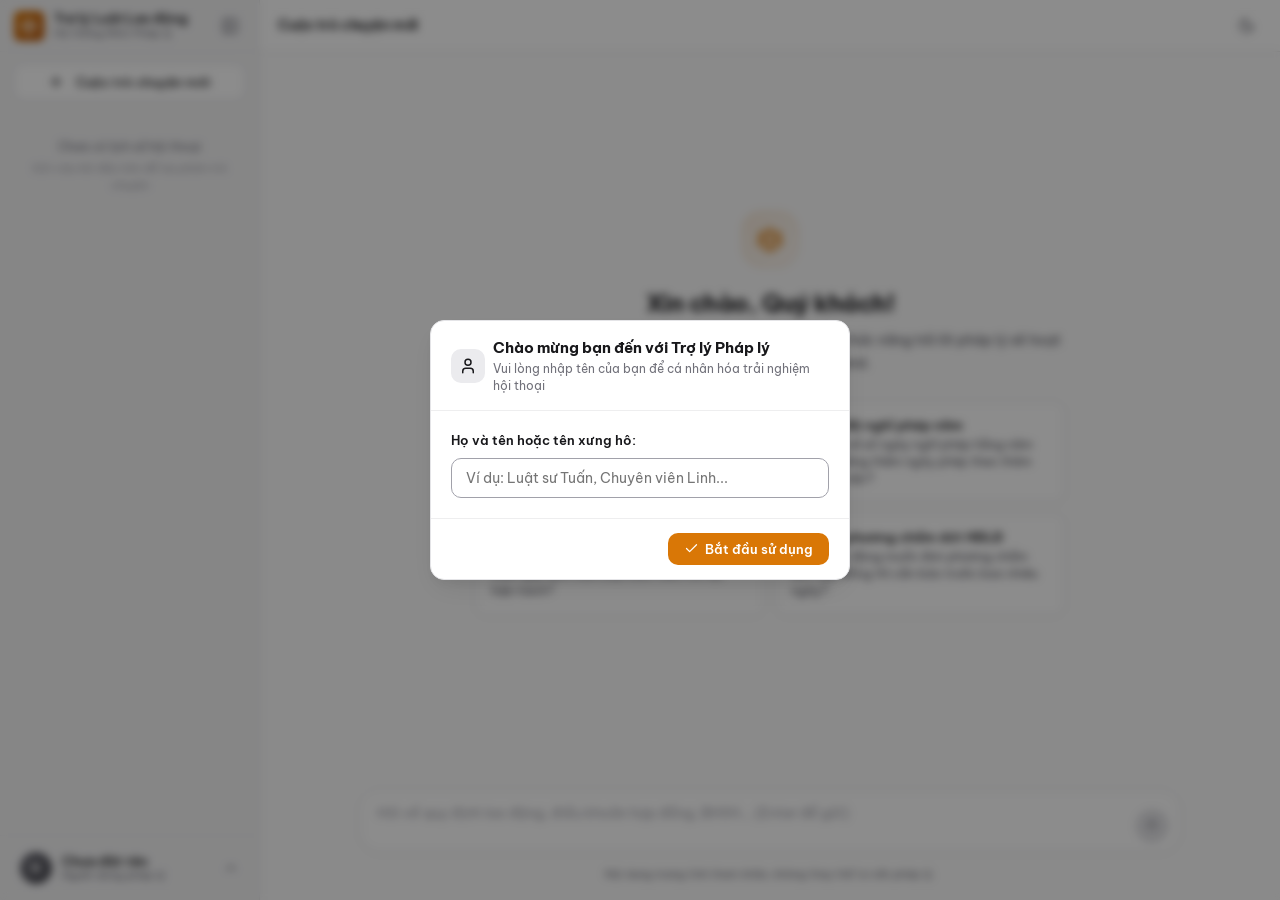
<file: fe/index.html>
<!doctype html>
<html lang="vi">
  <head>
    <meta charset="UTF-8" />
    <link rel="icon" type="image/svg+xml" href="data:image/svg+xml,<svg xmlns='http://www.w3.org/2000/svg' viewBox='0 0 24 24' fill='none' stroke='%23d97706' stroke-width='2' stroke-linecap='round' stroke-linejoin='round'><path d='m16 16 3-8 3 8c-.87.65-1.92 1-3 1s-2.13-.35-3-1Z'/><path d='m2 16 3-8 3 8c-.87.65-1.92 1-3 1s-2.13-.35-3-1Z'/><path d='M7 21h10'/><path d='M12 3v18'/><path d='M3 7h2c2 0 5-1 7-2 2 1 5 2 7 2h2'/></svg>" />
    <meta name="viewport" content="width=device-width, initial-scale=1.0, maximum-scale=1.0, user-scalable=no" />
    <title>Trợ lý Luật Lao động - Hệ thống hỏi đáp pháp lý RAG</title>
    <meta name="description" content="Trợ lý AI hỗ trợ tra cứu, giải đáp thắc mắc và soạn thảo văn bản pháp lý về luật lao động Việt Nam" />
    <!-- Google Fonts: Be Vietnam Pro -->
    <link rel="preconnect" href="https://fonts.googleapis.com" />
    <link rel="preconnect" href="https://fonts.gstatic.com" crossorigin />
    <link href="https://fonts.googleapis.com/css2?family=Be+Vietnam+Pro:ital,wght@0,300;0,400;0,500;0,600;0,700;1,400&family=JetBrains+Mono:wght@400;500&display=swap" rel="stylesheet" />
    <script type="module" crossorigin src="./assets/index-NnXeMevB.js"></script>
    <link rel="stylesheet" crossorigin href="./assets/index-Cxc6h3Hv.css">
  </head>
  <body>
    <div id="root"></div>
  </body>
</html>
</file>
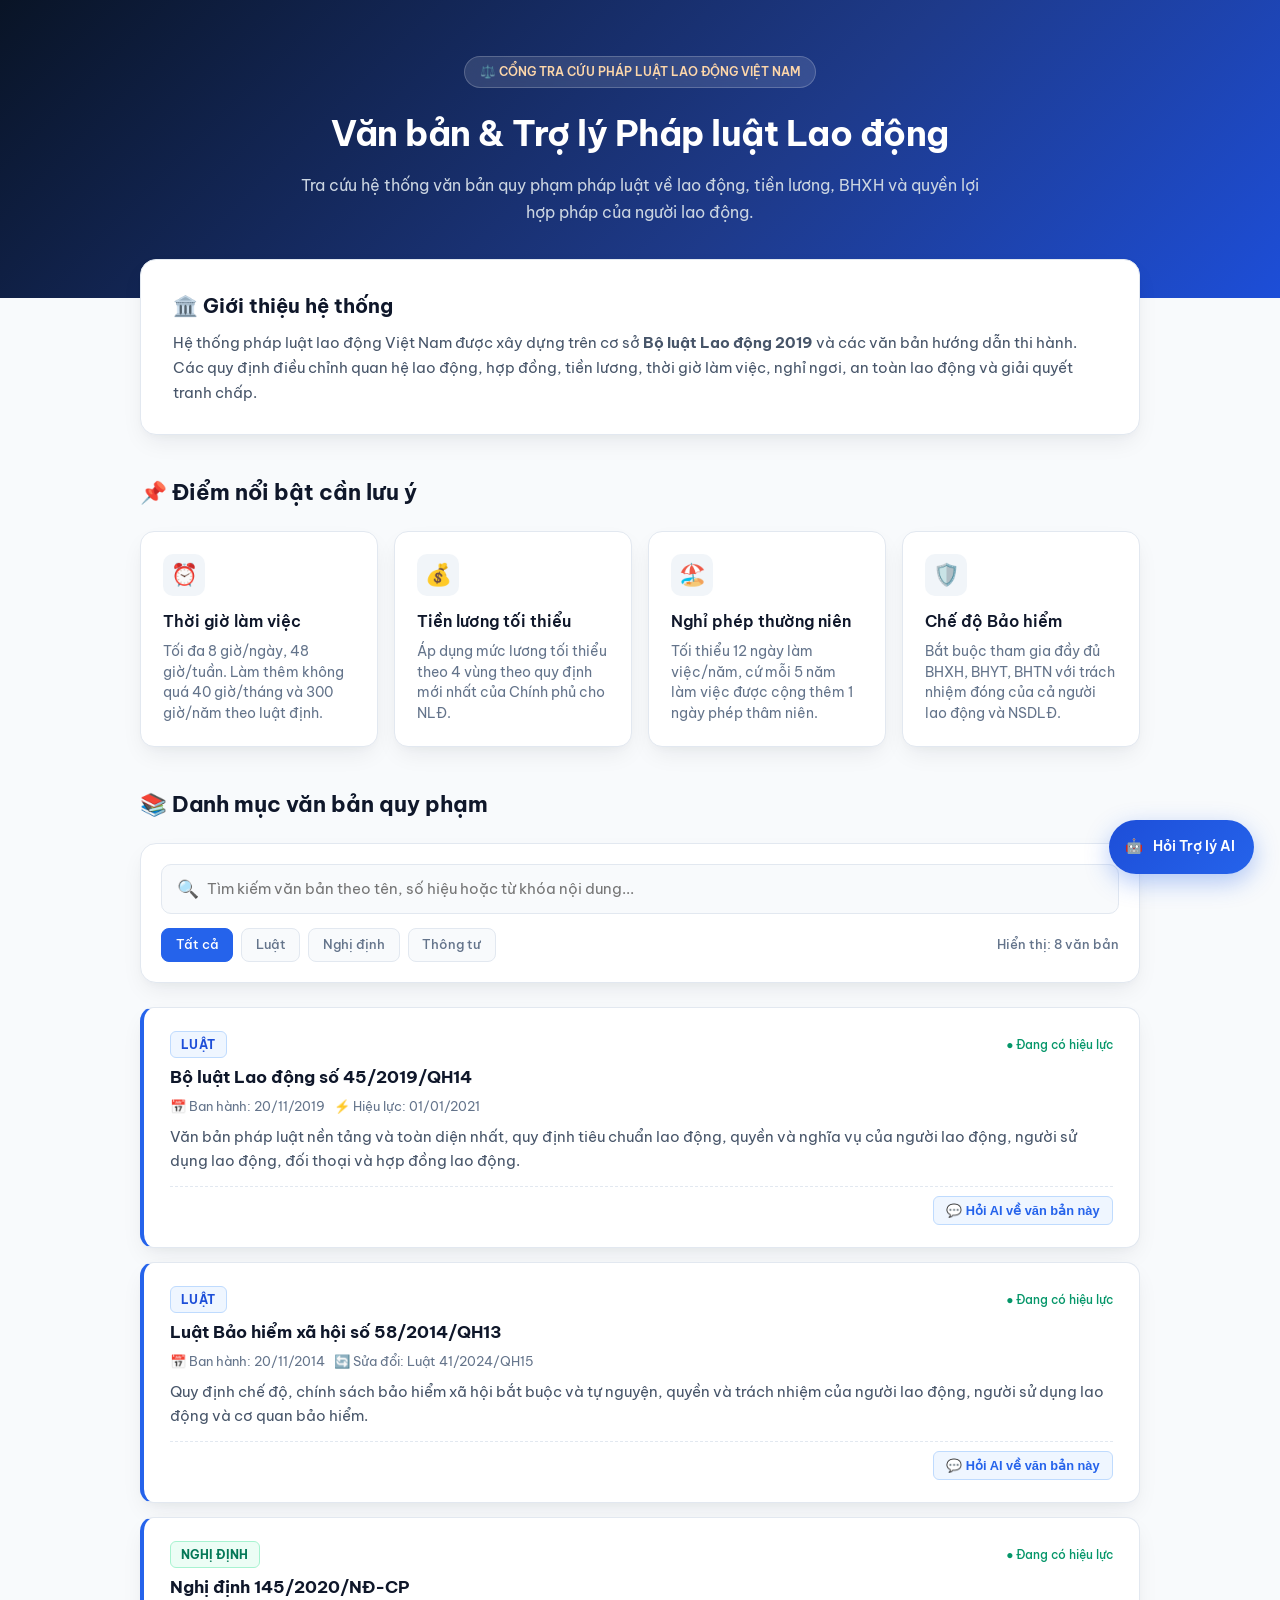
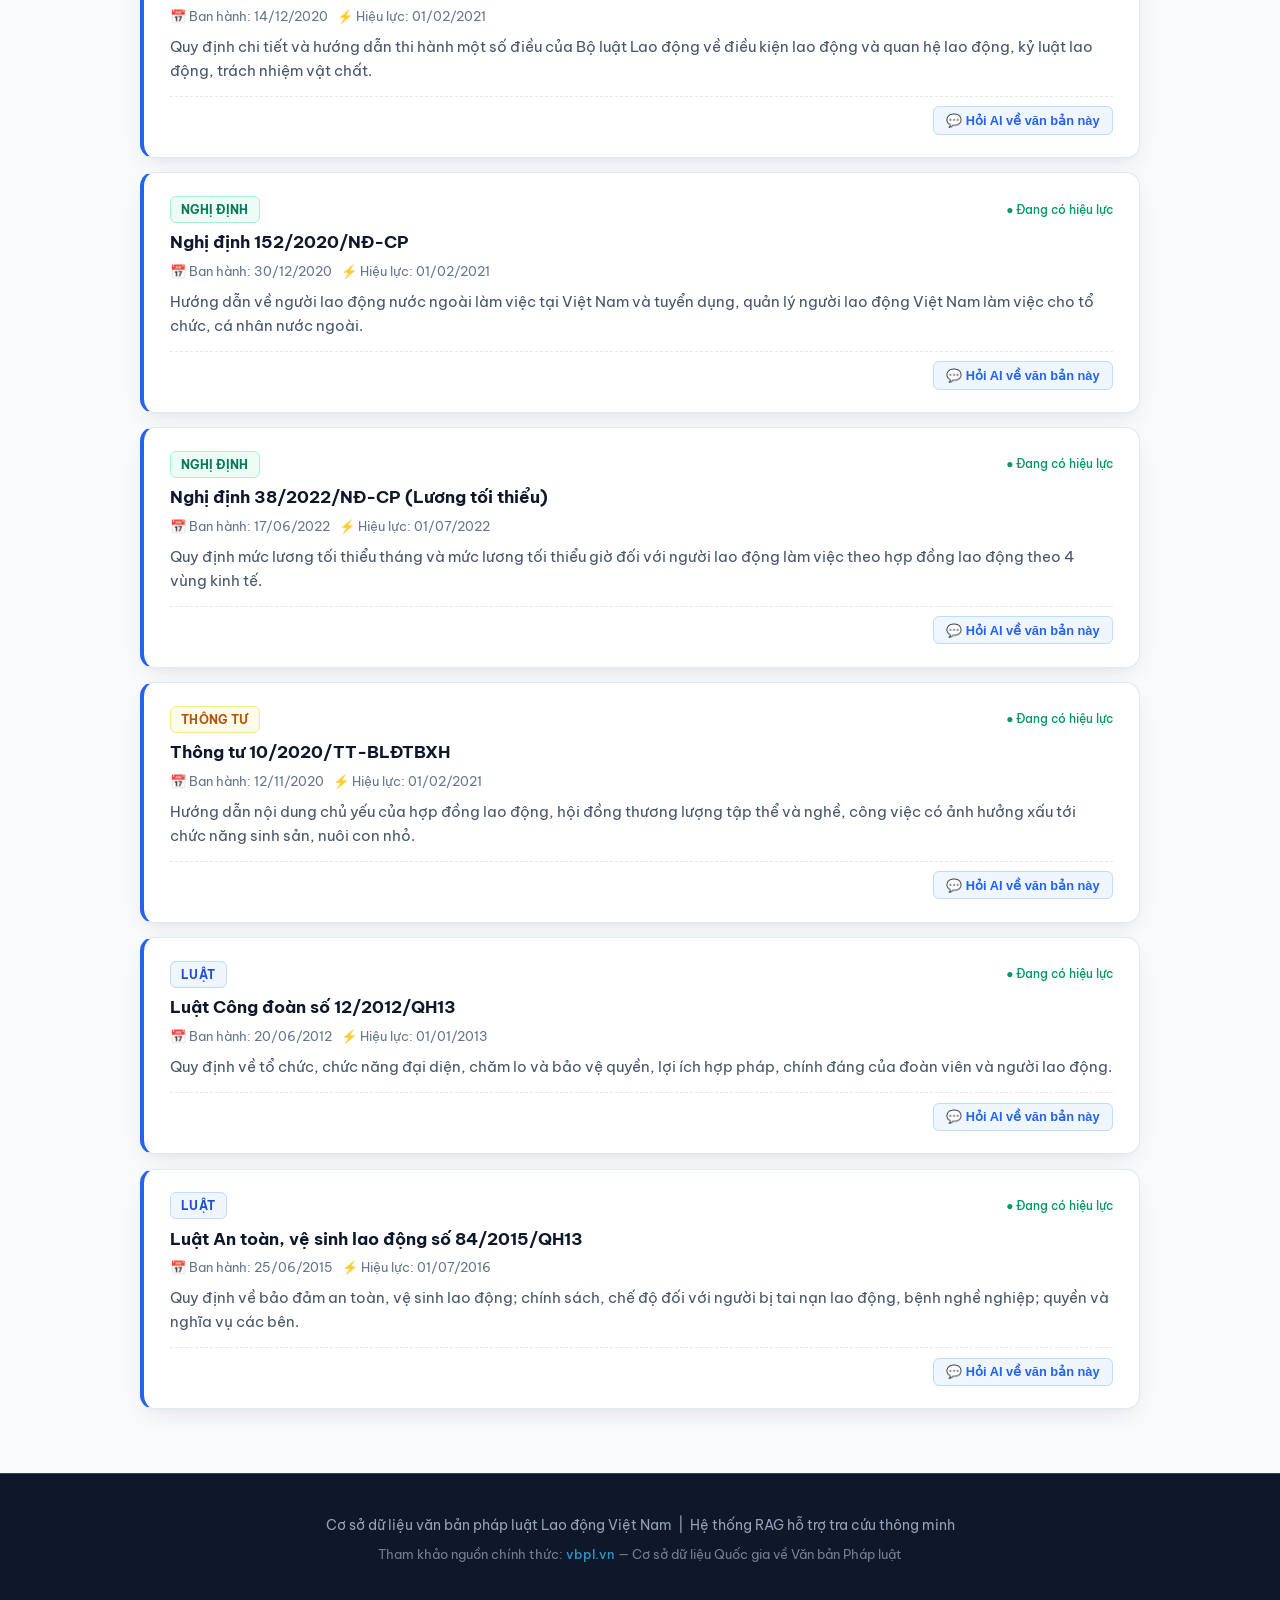
<file: index0.html>
<!doctype html>
<html lang="vi">
<head>
<meta charset="UTF-8"><meta name="viewport" content="width=device-width, initial-scale=1.0">
<title>Văn bản & Trợ lý Pháp luật Lao động</title>
<link rel="preconnect" href="https://fonts.googleapis.com"><link rel="preconnect" href="https://fonts.gstatic.com" crossorigin>
<link href="https://fonts.googleapis.com/css2?family=Be+Vietnam+Pro:wght@400;500;600;700&display=swap" rel="stylesheet">
<style>
:root{--p:#0f172a;--b:#2563eb;--b-lt:#eff6ff;--gold:#d97706;--bg:#f8fafc;--card:#fff;--text:#1e293b;--muted:#64748b;--border:#e2e8f0;--sh:0 10px 25px -5px rgba(15,23,42,.08),0 4px 10px -4px rgba(15,23,42,.04);--sh-lg:0 20px 35px -10px rgba(15,23,42,.15)}
*{margin:0;padding:0;box-sizing:border-box}
body{font-family:'Be Vietnam Pro',sans-serif;background:var(--bg);color:var(--text);line-height:1.65;font-size:15px}
header{background:linear-gradient(135deg,#091426 0%,#1e3a8a 60%,#1d4ed8 100%);color:#fff;padding:3.5rem 1.5rem 4.5rem;text-align:center;position:relative}
.badge-pill{display:inline-flex;align-items:center;gap:.4rem;padding:.3rem .9rem;background:rgba(255,255,255,.12);backdrop-filter:blur(8px);border:1px solid rgba(255,255,255,.2);border-radius:999px;font-size:.78rem;font-weight:600;margin-bottom:1rem;color:#fed7aa}
header h1{font-size:2.2rem;font-weight:700;margin-bottom:.6rem;letter-spacing:-.5px}
header p{font-size:1.02rem;color:#cbd5e1;max-width:680px;margin:0 auto}
.container{max-width:1040px;margin:0 auto;padding:0 1.25rem}
.intro{background:var(--card);border-radius:16px;padding:1.8rem 2rem;margin-top:-2.4rem;box-shadow:var(--sh);border:1px solid var(--border);position:relative;z-index:10}
.intro h2{color:var(--p);font-size:1.25rem;font-weight:700;margin-bottom:.5rem;display:flex;align-items:center;gap:.5rem}
.intro p{color:#475569;font-size:.95rem}
section{margin:2.5rem 0}
.sec-title{color:var(--p);font-size:1.35rem;font-weight:700;margin-bottom:1.25rem;display:flex;align-items:center;gap:.6rem}
.highlights{display:grid;grid-template-columns:repeat(auto-fit,minmax(230px,1fr));gap:1rem}
.hl-card{background:var(--card);border-radius:14px;padding:1.4rem;box-shadow:var(--sh);border:1px solid var(--border);transition:all .25s ease;display:flex;flex-direction:column;gap:.4rem}
.hl-card:hover{transform:translateY(-3px);box-shadow:var(--sh-lg);border-color:#cbd5e1}
.hl-icon{width:42px;height:42px;border-radius:10px;display:flex;align-items:center;justify-content:center;font-size:1.35rem;background:#f1f5f9;margin-bottom:.4rem}
.hl-card h3{font-size:.98rem;color:var(--p);font-weight:600}
.hl-card p{font-size:.86rem;color:var(--muted);line-height:1.5}
.search-panel{background:var(--card);border-radius:16px;padding:1.25rem;box-shadow:var(--sh);border:1px solid var(--border);margin-bottom:1.5rem}
.search-box{position:relative;display:flex;align-items:center}
.search-box span{position:absolute;left:1rem;color:var(--muted);font-size:1.1rem;pointer-events:none}
.search-box input{width:100%;padding:.75rem 1rem .75rem 2.8rem;border:1.5px solid var(--border);border-radius:10px;font:inherit;font-size:.92rem;outline:none;background:#f8fafc;transition:.2s}
.search-box input:focus{background:#fff;border-color:var(--b);box-shadow:0 0 0 3px rgba(37,99,235,.15)}
.filters{display:flex;flex-wrap:wrap;gap:.5rem;margin-top:.85rem;align-items:center}
.f-btn{padding:.35rem .85rem;border-radius:8px;border:1px solid var(--border);background:#f8fafc;color:var(--muted);font:inherit;font-size:.82rem;font-weight:500;cursor:pointer;transition:.2s}
.f-btn:hover,.f-btn.active{background:var(--b);border-color:var(--b);color:#fff}
.count-tag{margin-left:auto;font-size:.82rem;color:var(--muted);font-weight:500}
.doc-list{display:grid;gap:.9rem}
.doc-card{background:var(--card);border-radius:14px;padding:1.4rem 1.6rem;box-shadow:var(--sh);border:1px solid var(--border);border-left:4px solid var(--b);transition:all .25s ease;display:flex;flex-direction:column;gap:.45rem}
.doc-card:hover{transform:translateY(-2px);box-shadow:var(--sh-lg);border-color:#cbd5e1;border-left-color:var(--gold)}
.doc-header{display:flex;align-items:center;justify-content:space-between;gap:.5rem;flex-wrap:wrap}
.tag{display:inline-block;padding:.2rem .65rem;border-radius:6px;font-size:.72rem;font-weight:700;letter-spacing:.3px;text-transform:uppercase}
.tag-luat{background:#eff6ff;color:#1d4ed8;border:1px solid #bfdbfe}
.tag-nd{background:#ecfdf5;color:#047857;border:1px solid #a7f3d0}
.tag-tt{background:#fffbeb;color:#b45309;border:1px solid #fde68a}
.status-pill{font-size:.75rem;color:#059669;display:inline-flex;align-items:center;gap:.3rem;font-weight:500}
.doc-card h3{color:var(--p);font-size:1.06rem;font-weight:700;line-height:1.4}
.meta{font-size:.82rem;color:var(--muted);display:flex;align-items:center;gap:.6rem;flex-wrap:wrap}
.doc-card p{font-size:.92rem;color:#475569;line-height:1.6}
.doc-actions{margin-top:.4rem;padding-top:.6rem;border-top:1px dashed var(--border);display:flex;justify-content:flex-end}
.ask-btn{padding:.35rem .8rem;font-size:.8rem;font-weight:600;border-radius:6px;border:1px solid #bfdbfe;background:#eff6ff;color:var(--b);cursor:pointer;transition:.2s;display:inline-flex;align-items:center;gap:.35rem}
.ask-btn:hover{background:var(--b);color:#fff;border-color:var(--b)}
footer{background:var(--p);color:#94a3b8;text-align:center;padding:2.5rem 1.5rem;margin-top:4rem;font-size:.88rem;border-top:1px solid #334155}
footer a{color:#38bdf8;text-decoration:none;font-weight:500}footer a:hover{text-decoration:underline}
.hidden{display:none!important}
.chat-fab{position:fixed;right:26px;bottom:26px;height:54px;padding:0 1.2rem 0 1rem;border-radius:999px;border:none;background:linear-gradient(135deg,#1d4ed8,#2563eb);color:#fff;font:inherit;font-weight:600;font-size:.9rem;display:flex;align-items:center;gap:.6rem;cursor:pointer;box-shadow:0 8px 25px rgba(37,99,235,.35);z-index:999;transition:all .25s ease}
.chat-fab:hover{transform:translateY(-2px) scale(1.03);box-shadow:0 12px 30px rgba(37,99,235,.45)}
.chat-window{position:fixed;right:26px;bottom:92px;width:395px;max-width:calc(100vw - 32px);height:560px;background:#fff;border-radius:20px;box-shadow:0 15px 40px rgba(15,23,42,.22);overflow:hidden;display:none;flex-direction:column;z-index:1000;border:1px solid rgba(226,232,240,.9);animation:slideUp .25s ease}
@keyframes slideUp{from{opacity:0;transform:translateY(15px)}to{opacity:1;transform:translateY(0)}}
.chat-header{background:linear-gradient(135deg,#0f172a 0%,#1e3a8a 100%);color:#fff;padding:1rem 1.2rem;display:flex;align-items:center;justify-content:space-between}
.chat-title-wrap{display:flex;align-items:center;gap:.7rem}
.chat-avatar{width:36px;height:36px;border-radius:10px;background:linear-gradient(135deg,#3b82f6,#1d4ed8);display:flex;align-items:center;justify-content:center;font-size:1.1rem}
.chat-info h3{font-size:.92rem;font-weight:700;line-height:1.2}
.chat-info span{font-size:.73rem;color:#86efac;display:flex;align-items:center;gap:.3rem}
.chat-btn-icon{background:rgba(255,255,255,.1);border:none;color:#fff;width:28px;height:28px;border-radius:6px;cursor:pointer;font-size:.9rem;display:flex;align-items:center;justify-content:center;transition:.2s}
.chat-btn-icon:hover{background:rgba(255,255,255,.25)}
.chat-chips{padding:.5rem .8rem;background:#f8fafc;border-bottom:1px solid var(--border);display:flex;gap:.4rem;overflow-x:auto}
.chat-chips::-webkit-scrollbar{display:none}
.chip{padding:.26rem .65rem;border-radius:999px;background:#fff;border:1px solid #cbd5e1;font-size:.74rem;color:#334155;cursor:pointer;transition:.15s;font-weight:500;white-space:nowrap}
.chip:hover{background:var(--b-lt);border-color:var(--b);color:var(--b)}
.chat-body{flex:1;padding:1rem;overflow-y:auto;background:#f8fafc;display:flex;flex-direction:column;gap:.75rem}
.c-msg{max-width:85%;padding:.7rem .95rem;border-radius:14px;font-size:.87rem;line-height:1.55;word-break:break-word}
.c-bot{background:#fff;border:1px solid var(--border);color:#1e293b;border-top-left-radius:3px;box-shadow:0 2px 5px rgba(0,0,0,.03);align-self:flex-start}
.c-user{background:linear-gradient(135deg,#2563eb,#1d4ed8);color:#fff;border-top-right-radius:3px;box-shadow:0 3px 10px rgba(37,99,235,.2);align-self:flex-end}
.c-input{display:flex;padding:.75rem;background:#fff;border-top:1px solid var(--border);gap:.5rem;align-items:center}
.c-input input{flex:1;border:1.5px solid var(--border);border-radius:999px;padding:.6rem 1rem;font:inherit;font-size:.88rem;outline:none;background:#f8fafc;transition:.2s}
.c-input input:focus{background:#fff;border-color:var(--b);box-shadow:0 0 0 3px rgba(37,99,235,.15)}
.c-send{width:36px;height:36px;border-radius:50%;border:none;background:linear-gradient(135deg,#2563eb,#1d4ed8);color:#fff;cursor:pointer;display:flex;align-items:center;justify-content:center;transition:.2s;flex-shrink:0}
.c-send:hover{transform:scale(1.06)}
@media(max-width:640px){header{padding:2.5rem 1rem 3.5rem}header h1{font-size:1.6rem}.chat-window{bottom:0;right:0;width:100vw;height:100vh;max-width:100vw;border-radius:0}.chat-fab{right:16px;bottom:16px}}
</style>
<base target="_blank">
</head>
<body>
<header>
  <div class="badge-pill">⚖️ CỔNG TRA CỨU PHÁP LUẬT LAO ĐỘNG VIỆT NAM</div>
  <h1>Văn bản & Trợ lý Pháp luật Lao động</h1>
  <p>Tra cứu hệ thống văn bản quy phạm pháp luật về lao động, tiền lương, BHXH và quyền lợi hợp pháp của người lao động.</p>
</header>
<div class="container">
  <div class="intro">
    <h2>🏛️ Giới thiệu hệ thống</h2>
    <p>Hệ thống pháp luật lao động Việt Nam được xây dựng trên cơ sở <strong>Bộ luật Lao động 2019</strong> và các văn bản hướng dẫn thi hành. Các quy định điều chỉnh quan hệ lao động, hợp đồng, tiền lương, thời giờ làm việc, nghỉ ngơi, an toàn lao động và giải quyết tranh chấp.</p>
  </div>
  <section>
    <h2 class="sec-title">📌 Điểm nổi bật cần lưu ý</h2>
    <div class="highlights">
      <div class="hl-card"><div class="hl-icon">⏰</div><h3>Thời giờ làm việc</h3><p>Tối đa 8 giờ/ngày, 48 giờ/tuần. Làm thêm không quá 40 giờ/tháng và 300 giờ/năm theo luật định.</p></div>
      <div class="hl-card"><div class="hl-icon">💰</div><h3>Tiền lương tối thiểu</h3><p>Áp dụng mức lương tối thiểu theo 4 vùng theo quy định mới nhất của Chính phủ cho NLĐ.</p></div>
      <div class="hl-card"><div class="hl-icon">🏖️</div><h3>Nghỉ phép thường niên</h3><p>Tối thiểu 12 ngày làm việc/năm, cứ mỗi 5 năm làm việc được cộng thêm 1 ngày phép thâm niên.</p></div>
      <div class="hl-card"><div class="hl-icon">🛡️</div><h3>Chế độ Bảo hiểm</h3><p>Bắt buộc tham gia đầy đủ BHXH, BHYT, BHTN với trách nhiệm đóng của cả người lao động và NSDLĐ.</p></div>
    </div>
  </section>
  <section>
    <h2 class="sec-title">📚 Danh mục văn bản quy phạm</h2>
    <div class="search-panel">
      <div class="search-box"><span>🔍</span><input type="text" id="searchInput" placeholder="Tìm kiếm văn bản theo tên, số hiệu hoặc từ khóa nội dung..."></div>
      <div class="filters">
        <button class="f-btn active" data-filter="all">Tất cả</button>
        <button class="f-btn" data-filter="luat">Luật</button>
        <button class="f-btn" data-filter="nghi-dinh">Nghị định</button>
        <button class="f-btn" data-filter="thong-tu">Thông tư</button>
        <span class="count-tag" id="countTag">Hiển thị: 8 văn bản</span>
      </div>
    </div>
    <div class="doc-list" id="docList">
      <div class="doc-card" data-type="luat" data-keywords="bộ luật lao động 2019 hợp đồng tiền lương 45/2019/qh14">
        <div class="doc-header"><span class="tag tag-luat">Luật</span><span class="status-pill">● Đang có hiệu lực</span></div>
        <h3>Bộ luật Lao động số 45/2019/QH14</h3>
        <div class="meta"><span>📅 Ban hành: 20/11/2019</span><span>⚡ Hiệu lực: 01/01/2021</span></div>
        <p>Văn bản pháp luật nền tảng và toàn diện nhất, quy định tiêu chuẩn lao động, quyền và nghĩa vụ của người lao động, người sử dụng lao động, đối thoại và hợp đồng lao động.</p>
        <div class="doc-actions"><button class="ask-btn" onclick="askAiAbout('Bộ luật Lao động 2019')">💬 Hỏi AI về văn bản này</button></div>
      </div>
      <div class="doc-card" data-type="luat" data-keywords="bảo hiểm xã hội bhxh bhyt bhtn 58/2014/qh13 41/2024/qh15">
        <div class="doc-header"><span class="tag tag-luat">Luật</span><span class="status-pill">● Đang có hiệu lực</span></div>
        <h3>Luật Bảo hiểm xã hội số 58/2014/QH13</h3>
        <div class="meta"><span>📅 Ban hành: 20/11/2014</span><span>🔄 Sửa đổi: Luật 41/2024/QH15</span></div>
        <p>Quy định chế độ, chính sách bảo hiểm xã hội bắt buộc và tự nguyện, quyền và trách nhiệm của người lao động, người sử dụng lao động và cơ quan bảo hiểm.</p>
        <div class="doc-actions"><button class="ask-btn" onclick="askAiAbout('Luật Bảo hiểm xã hội')">💬 Hỏi AI về văn bản này</button></div>
      </div>
      <div class="doc-card" data-type="nghi-dinh" data-keywords="nghị định 145 hướng dẫn bộ luật lao động 145/2020/nđ-cp">
        <div class="doc-header"><span class="tag tag-nd">Nghị định</span><span class="status-pill">● Đang có hiệu lực</span></div>
        <h3>Nghị định 145/2020/NĐ-CP</h3>
        <div class="meta"><span>📅 Ban hành: 14/12/2020</span><span>⚡ Hiệu lực: 01/02/2021</span></div>
        <p>Quy định chi tiết và hướng dẫn thi hành một số điều của Bộ luật Lao động về điều kiện lao động và quan hệ lao động, kỷ luật lao động, trách nhiệm vật chất.</p>
        <div class="doc-actions"><button class="ask-btn" onclick="askAiAbout('Nghị định 145/2020/NĐ-CP')">💬 Hỏi AI về văn bản này</button></div>
      </div>
      <div class="doc-card" data-type="nghi-dinh" data-keywords="nghị định 152 lao động nước ngoài việt nam 152/2020/nđ-cp">
        <div class="doc-header"><span class="tag tag-nd">Nghị định</span><span class="status-pill">● Đang có hiệu lực</span></div>
        <h3>Nghị định 152/2020/NĐ-CP</h3>
        <div class="meta"><span>📅 Ban hành: 30/12/2020</span><span>⚡ Hiệu lực: 01/02/2021</span></div>
        <p>Hướng dẫn về người lao động nước ngoài làm việc tại Việt Nam và tuyển dụng, quản lý người lao động Việt Nam làm việc cho tổ chức, cá nhân nước ngoài.</p>
        <div class="doc-actions"><button class="ask-btn" onclick="askAiAbout('Nghị định 152/2020/NĐ-CP')">💬 Hỏi AI về văn bản này</button></div>
      </div>
      <div class="doc-card" data-type="nghi-dinh" data-keywords="nghị định 38 lương tối thiểu vùng 38/2022/nđ-cp 135/2020">
        <div class="doc-header"><span class="tag tag-nd">Nghị định</span><span class="status-pill">● Đang có hiệu lực</span></div>
        <h3>Nghị định 38/2022/NĐ-CP (Lương tối thiểu)</h3>
        <div class="meta"><span>📅 Ban hành: 17/06/2022</span><span>⚡ Hiệu lực: 01/07/2022</span></div>
        <p>Quy định mức lương tối thiểu tháng và mức lương tối thiểu giờ đối với người lao động làm việc theo hợp đồng lao động theo 4 vùng kinh tế.</p>
        <div class="doc-actions"><button class="ask-btn" onclick="askAiAbout('Mức lương tối thiểu theo Nghị định 38/2022')">💬 Hỏi AI về văn bản này</button></div>
      </div>
      <div class="doc-card" data-type="thong-tu" data-keywords="thông tư 10 hướng dẫn lao động 10/2020/tt-bldtbxh">
        <div class="doc-header"><span class="tag tag-tt">Thông tư</span><span class="status-pill">● Đang có hiệu lực</span></div>
        <h3>Thông tư 10/2020/TT-BLĐTBXH</h3>
        <div class="meta"><span>📅 Ban hành: 12/11/2020</span><span>⚡ Hiệu lực: 01/02/2021</span></div>
        <p>Hướng dẫn nội dung chủ yếu của hợp đồng lao động, hội đồng thương lượng tập thể và nghề, công việc có ảnh hưởng xấu tới chức năng sinh sản, nuôi con nhỏ.</p>
        <div class="doc-actions"><button class="ask-btn" onclick="askAiAbout('Thông tư 10/2020/TT-BLĐTBXH')">💬 Hỏi AI về văn bản này</button></div>
      </div>
      <div class="doc-card" data-type="luat" data-keywords="luật công đoàn 12/2012/qh13 quyền lợi lao động">
        <div class="doc-header"><span class="tag tag-luat">Luật</span><span class="status-pill">● Đang có hiệu lực</span></div>
        <h3>Luật Công đoàn số 12/2012/QH13</h3>
        <div class="meta"><span>📅 Ban hành: 20/06/2012</span><span>⚡ Hiệu lực: 01/01/2013</span></div>
        <p>Quy định về tổ chức, chức năng đại diện, chăm lo và bảo vệ quyền, lợi ích hợp pháp, chính đáng của đoàn viên và người lao động.</p>
        <div class="doc-actions"><button class="ask-btn" onclick="askAiAbout('Luật Công đoàn')">💬 Hỏi AI về văn bản này</button></div>
      </div>
      <div class="doc-card" data-type="luat" data-keywords="luật an toàn vệ sinh lao động 84/2015/qh13 bhlđ">
        <div class="doc-header"><span class="tag tag-luat">Luật</span><span class="status-pill">● Đang có hiệu lực</span></div>
        <h3>Luật An toàn, vệ sinh lao động số 84/2015/QH13</h3>
        <div class="meta"><span>📅 Ban hành: 25/06/2015</span><span>⚡ Hiệu lực: 01/07/2016</span></div>
        <p>Quy định về bảo đảm an toàn, vệ sinh lao động; chính sách, chế độ đối với người bị tai nạn lao động, bệnh nghề nghiệp; quyền và nghĩa vụ các bên.</p>
        <div class="doc-actions"><button class="ask-btn" onclick="askAiAbout('Luật An toàn vệ sinh lao động')">💬 Hỏi AI về văn bản này</button></div>
      </div>
    </div>
    <p id="noResult" class="hidden" style="text-align:center;color:var(--muted);padding:3rem 1rem;font-size:.95rem">🔍 Không tìm thấy văn bản pháp luật phù hợp với tìm kiếm của bạn.</p>
  </section>
</div>
<div class="chat-window" id="chatbotBox">
  <div class="chat-header">
    <div class="chat-title-wrap">
      <div class="chat-avatar">⚖️</div>
      <div class="chat-info"><h3>Trợ lý Pháp luật AI</h3><span>● Đang trực tuyến · RAG</span></div>
    </div>
    <div class="chat-ctrls">
      <button class="chat-btn-icon" id="chatClear" title="Xóa hội thoại">🗑️</button>
      <button class="chat-btn-icon" id="chatClose" title="Thu nhỏ">✕</button>
    </div>
  </div>
  <div class="chat-chips">
    <span class="chip" onclick="quickAsk('Thời giờ làm việc và làm thêm tối đa là bao nhiêu?')">⏰ Giờ làm thêm tối đa?</span>
    <span class="chip" onclick="quickAsk('Cách tính trợ cấp thôi việc theo Bộ luật Lao động?')">💰 Trợ cấp thôi việc</span>
    <span class="chip" onclick="quickAsk('Quy định về thời gian thử việc và tiền lương thử việc?')">📋 Tiền lương thử việc</span>
    <span class="chip" onclick="quickAsk('Mức đóng bảo hiểm xã hội bắt buộc hiện nay?')">🛡️ Mức đóng BHXH</span>
  </div>
  <div class="chat-body" id="chatbotMessages">
    <div class="c-msg c-bot">Xin chào! 👋 Tôi là Trợ lý AI Pháp luật Lao động. Tôi có thể hỗ trợ tra cứu các điều khoản, cách tính chế độ hoặc quy định pháp lý cho bạn.</div>
  </div>
  <div class="c-input">
    <input type="text" id="chatbotInput" placeholder="Nhập câu hỏi pháp lý của bạn...">
    <button class="c-send" id="chatbotSend" title="Gửi câu hỏi">➤</button>
  </div>
</div>
<button class="chat-fab" id="chatbotButton"><span class="fab-icon">🤖</span><span>Hỏi Trợ lý AI</span></button>
<footer>
  <p>Cơ sở dữ liệu văn bản pháp luật Lao động Việt Nam &nbsp;|&nbsp; Hệ thống RAG hỗ trợ tra cứu thông minh</p>
  <p style="margin-top:.4rem;font-size:.8rem;opacity:.75">Tham khảo nguồn chính thức: <a href="https://vbpl.vn">vbpl.vn</a> — Cơ sở dữ liệu Quốc gia về Văn bản Pháp luật</p>
</footer>
<script>
const searchInput=document.getElementById('searchInput'),docCards=document.querySelectorAll('.doc-card'),noResult=document.getElementById('noResult'),countTag=document.getElementById('countTag'),filterBtns=document.querySelectorAll('.f-btn');
let currentFilter='all';
let chatThreadId=null;
function filterDocs(){
  const q=searchInput.value.toLowerCase().trim();let visible=0;
  docCards.forEach(card=>{
    const type=card.dataset.type,text=(card.textContent+' '+card.dataset.keywords).toLowerCase();
    const matchType=(currentFilter==='all'||type===currentFilter),matchText=(!q||text.includes(q));
    const show=matchType&&matchText;card.classList.toggle('hidden',!show);if(show)visible++;
  });
  countTag.textContent=`Hiển thị: ${visible}/${docCards.length} văn bản`;
  noResult.classList.toggle('hidden',visible>0);
}
searchInput.addEventListener('input',filterDocs);
filterBtns.forEach(btn=>{
  btn.addEventListener('click',()=>{
    filterBtns.forEach(b=>b.classList.remove('active'));btn.classList.add('active');
    currentFilter=btn.dataset.filter;filterDocs();
  });
});
const chatBtn=document.getElementById('chatbotButton'),chatBox=document.getElementById('chatbotBox'),chatClose=document.getElementById('chatClose'),chatClear=document.getElementById('chatClear'),chatMsgs=document.getElementById('chatbotMessages'),chatInput=document.getElementById('chatbotInput'),chatSend=document.getElementById('chatbotSend');
chatBtn.onclick=()=>{chatBox.style.display='flex';chatBtn.style.display='none';chatInput.focus();};
chatClose.onclick=()=>{chatBox.style.display='none';chatBtn.style.display='flex';};
chatClear.onclick=()=>{chatThreadId=null;chatMsgs.innerHTML='<div class="c-msg c-bot">Hội thoại đã được làm mới. Hãy nhập câu hỏi pháp lý bạn quan tâm! 👋</div>';};
function addMsg(text,isUser){
  const el=document.createElement('div');el.className=isUser?'c-msg c-user':'c-msg c-bot';el.textContent=text;
  chatMsgs.appendChild(el);chatMsgs.scrollTop=chatMsgs.scrollHeight;return el;
}
function formatAns(txt){
  const safe=String(txt).replace(/&/g,'&amp;').replace(/</g,'&lt;').replace(/>/g,'&gt;').replace(/"/g,'&quot;');
  return safe.replace(/\\*\\*(.*?)\\*\\*/g,'<strong>$1</strong>').replace(/\\n/g,'<br>');
}
async function sendMessage(){
  const text=chatInput.value.trim();if(!text)return;
  addMsg(text,true);chatInput.value='';
  const loading=addMsg('⏳ <em>Đang tra cứu cơ sở dữ liệu pháp luật...</em>',false);
  try{
    let res=await fetch('/chat',{method:'POST',headers:{'Content-Type':'application/json'},body:JSON.stringify({message:text,thread_id:chatThreadId})}).catch(()=>null);
    if(!res||!res.ok){res=await fetch('/answer',{method:'POST',headers:{'Content-Type':'application/json'},body:JSON.stringify({question:text})});}
    if(!res.ok)throw new Error('HTTP '+res.status);
    const data=await res.json();
    if(data.thread_id)chatThreadId=data.thread_id;
    let reply=formatAns(data.reply||data.answer||data.response||'Không có phản hồi từ máy chủ.');
    if(data.status==='needs_facts')reply+='<div style="font-size:.75rem;color:#64748b">Đang chờ bổ sung dữ kiện · gõ /huy để hủy</div>';
    if(data.citations&&data.citations.length){
      const cites=data.citations.map(c=>typeof c==='string'?c:(c.doc_name||c.document||c.source||'')+(c.article?' - '+c.article:'')).filter(Boolean).map(formatAns).join('; ');
      if(cites) reply+=`<div style="margin-top:.5rem;padding-top:.4rem;border-top:1px dashed #cbd5e1;font-size:.78rem;color:#475569"><strong>Căn cứ:</strong> ${cites}</div>`;
    }
    loading.innerHTML=reply;
  }catch(e){
    loading.innerHTML='⚠️ <em>Không thể kết nối máy chủ RAG. Vui lòng kiểm tra lại dịch vụ backend.</em>';
  }
  chatMsgs.scrollTop=chatMsgs.scrollHeight;
}
function quickAsk(q){chatBox.style.display='flex';chatBtn.style.display='none';chatInput.value=q;sendMessage();}
function askAiAbout(doc){quickAsk(`Hãy tóm tắt các điểm quan trọng nhất của văn bản: ${doc}`);}
chatSend.onclick=sendMessage;
chatInput.addEventListener('keydown',e=>{if(e.key==='Enter')sendMessage();});
</script>
</body>
</html>
</file>
<file: fe/assets/index-Cxc6h3Hv.css>
:root{--font-sans:"Be Vietnam Pro", system-ui, -apple-system, BlinkMacSystemFont, "Segoe UI", Roboto, sans-serif;--font-mono:"JetBrains Mono", monospace;--bg-app:#fbfbfb;--bg-sidebar:#f4f4f5;--bg-surface:#fff;--bg-surface-elevated:#fff;--bg-hover:#ebebee;--bg-active:#e2e2e6;--bg-subtle:#f8fafc;--border-color:#e4e4e7;--border-subtle:#eeeeef;--focus-border:#a1a1aa;--focus-ring:#71717a;--border-focus:var(--focus-border);--text-main:#18181b;--text-secondary:#52525b;--text-muted:#71717a;--text-dim:#a1a1aa;--primary:#d97706;--primary-hover:#b45309;--primary-subtle:#fef3c7;--primary-text:#fff;--user-bubble-bg:#18181b;--user-bubble-text:#fff;--success:#10b981;--success-bg:#ecfdf5;--danger:#ef4444;--danger-bg:#fef2f2;--danger-text:#b91c1c;--shadow-sm:0 1px 2px 0 #0000000a;--shadow-md:0 4px 12px -2px #0000000f, 0 2px 6px -1px #0000000a;--shadow-lg:0 12px 28px -6px #0000001a, 0 6px 12px -3px #0000000f;--radius-sm:6px;--radius-md:10px;--radius-lg:14px;--radius-xl:20px;--radius-full:9999px;--sidebar-width:260px;--header-height:52px}html.dark{--bg-app:#0f0f11;--bg-sidebar:#151518;--bg-surface:#18181b;--bg-surface-elevated:#202024;--bg-hover:#26262b;--bg-active:#303037;--bg-subtle:#1c1c20;--border-color:#27272a;--border-subtle:#1e1e22;--focus-border:#52525b;--focus-ring:#a1a1aa;--border-focus:var(--focus-border);--text-main:#fafafa;--text-secondary:#a1a1aa;--text-muted:#71717a;--text-dim:#52525b;--primary:#f59e0b;--primary-hover:#fbbf24;--primary-subtle:#3a2a12;--primary-text:#18181b;--user-bubble-bg:#27272a;--user-bubble-text:#fafafa;--success:#34d399;--success-bg:#064e3b;--danger:#f87171;--danger-bg:#450a0a;--danger-text:#fca5a5;--shadow-sm:0 1px 2px 0 #0006;--shadow-md:0 4px 14px -2px #00000080;--shadow-lg:0 12px 30px -6px #0009}*,:before,:after{box-sizing:border-box;-webkit-tap-highlight-color:transparent;margin:0;padding:0}html,body{height:100%;font-family:var(--font-sans);background-color:var(--bg-app);color:var(--text-main);-webkit-font-smoothing:antialiased;-moz-osx-font-smoothing:grayscale;line-height:1.5;overflow:hidden}button,input,textarea{color:inherit;background:0 0;border:none;font-family:inherit}button{cursor:pointer}button:focus:not(:focus-visible),[role=button]:focus:not(:focus-visible),a:focus:not(:focus-visible){outline:none}button:focus-visible,[role=button]:focus-visible,a:focus-visible{outline:2px solid var(--focus-ring);outline-offset:2px}input,textarea{outline:none}input:focus,input:focus-visible,textarea:focus,textarea:focus-visible{box-shadow:none!important;outline:none!important}.app-container{background-color:var(--bg-app);width:100vw;height:100dvh;display:flex;position:relative;overflow:hidden}.sidebar-root{width:var(--sidebar-width);background-color:var(--bg-sidebar);border-right:1px solid var(--border-color);z-index:40;flex-direction:column;flex-shrink:0;height:100%;transition:transform .22s cubic-bezier(.16,1,.3,1),width .22s;display:flex;overflow:hidden}.sidebar-closed{border-right:none;width:0;transform:translate(-100%)}.sidebar-open{width:var(--sidebar-width);transform:translate(0)}.sidebar-mobile{box-shadow:var(--shadow-lg);position:fixed;top:0;bottom:0;left:0}.sidebar-mobile-backdrop{-webkit-backdrop-filter:blur(2px);backdrop-filter:blur(2px);z-index:35;background-color:#00000073;animation:.18s fadeIn;position:fixed;inset:0}@keyframes fadeIn{0%{opacity:0}to{opacity:1}}.sidebar-header{height:var(--header-height);border-bottom:1px solid var(--border-subtle);flex-shrink:0;justify-content:space-between;align-items:center;padding:0 14px;display:flex}.sidebar-brand{align-items:center;gap:10px;display:flex;overflow:hidden}.sidebar-brand-icon{border-radius:var(--radius-sm);color:#fff;background:linear-gradient(135deg,#d97706,#b45309);flex-shrink:0;justify-content:center;align-items:center;width:30px;height:30px;display:flex;box-shadow:0 2px 6px #d9770640}.sidebar-brand-text{flex-direction:column;line-height:1.2;display:flex}.sidebar-title{color:var(--text-main);letter-spacing:-.01em;font-size:13px;font-weight:600}.sidebar-subtitle{color:var(--text-muted);font-size:10.5px;font-weight:400}.sidebar-close-btn{border-radius:var(--radius-sm);color:var(--text-muted);justify-content:center;align-items:center;padding:6px;transition:all .15s;display:flex}.sidebar-close-btn:hover{background-color:var(--bg-hover);color:var(--text-main)}.sidebar-action-wrap{flex-shrink:0;padding:12px 14px 8px}.sidebar-new-chat-btn{background-color:var(--bg-surface);border:1px solid var(--border-color);border-radius:var(--radius-md);width:100%;color:var(--text-main);box-shadow:var(--shadow-sm);justify-content:center;align-items:center;gap:4px;padding:9px 12px;font-size:13px;font-weight:500;transition:all .15s cubic-bezier(.16,1,.3,1);display:flex}.sidebar-new-chat-btn:hover{background-color:var(--bg-hover);border-color:var(--text-dim);transform:translateY(-1px)}.sidebar-new-chat-btn:active{transform:translateY(0)}.sidebar-search-wrap{flex-shrink:0;padding:0 14px 8px}.sidebar-search-box{background-color:var(--bg-surface);border:1px solid var(--border-subtle);border-radius:var(--radius-sm);align-items:center;padding:5px 9px;transition:border-color .15s;display:flex}.sidebar-search-box:focus-within{border-color:var(--focus-border)}.sidebar-search-input{width:100%;color:var(--text-main);outline:none;font-size:12px}.sidebar-search-input:focus,.sidebar-search-input:focus-visible{box-shadow:none!important;outline:none!important}.sidebar-search-input::placeholder{color:var(--text-dim)}.sidebar-search-clear{color:var(--text-muted);padding:2px;display:flex}.sidebar-content{flex:1;padding:6px 8px 12px;overflow-y:auto}.sidebar-content::-webkit-scrollbar{width:4px}.sidebar-content::-webkit-scrollbar-thumb{background-color:var(--border-color);border-radius:4px}.sidebar-footer{border-top:1px solid var(--border-subtle);background-color:var(--bg-sidebar);flex-shrink:0;padding:10px 12px}.conversation-list-container{flex-direction:column;gap:14px;display:flex}.conversation-group-header{color:var(--text-muted);letter-spacing:.04em;text-transform:uppercase;padding:4px 8px 2px;font-size:10.5px;font-weight:600}.conversation-group-items{flex-direction:column;gap:2px;display:flex}.conversation-item{border-radius:var(--radius-sm);color:var(--text-secondary);cursor:pointer;-webkit-user-select:none;user-select:none;align-items:center;gap:8px;padding:7px 10px;font-size:12.5px;transition:all .12s;display:flex;position:relative}.conversation-item:hover{background-color:var(--bg-hover);color:var(--text-main)}.conversation-item-active{box-shadow:var(--shadow-sm);border:1px solid var(--border-subtle);font-weight:500;background-color:var(--bg-surface)!important;color:var(--text-main)!important}.conversation-icon{color:var(--text-muted)}.conversation-item-active .conversation-icon{color:var(--primary)}.conversation-title{line-height:1.35}.conversation-item-actions{margin-left:auto;display:none;position:relative}.conversation-item:hover .conversation-item-actions,.conversation-item-active .conversation-item-actions{align-items:center;display:flex}.conversation-more-btn{color:var(--text-muted);border-radius:4px;align-items:center;padding:3px 5px;transition:all .12s;display:flex}.conversation-more-btn:hover{background-color:var(--bg-active);color:var(--text-main)}.conversation-dropdown-menu{background-color:var(--bg-surface-elevated);border:1px solid var(--border-color);border-radius:var(--radius-md);box-shadow:var(--shadow-md);z-index:50;min-width:130px;padding:4px;animation:.12s scaleIn;position:absolute;top:calc(100% + 4px);right:0}@keyframes scaleIn{0%{opacity:0;transform:scale(.96)}to{opacity:1;transform:scale(1)}}.conversation-menu-action{width:100%;color:var(--text-main);text-align:left;border-radius:4px;align-items:center;padding:6px 10px;font-size:12px;transition:background-color .12s;display:flex}.conversation-menu-action:hover{background-color:var(--bg-hover)}.conversation-item-editing{background-color:var(--bg-surface);border:1px solid var(--focus-border);border-radius:var(--radius-sm);align-items:center;gap:4px;padding:4px 6px;transition:border-color .15s;display:flex}.conversation-rename-input{color:var(--text-main);outline:none;flex:1;padding:2px 4px;font-size:12px}.conversation-rename-input:focus,.conversation-rename-input:focus-visible{box-shadow:none!important;outline:none!important}.conversation-btn-save,.conversation-btn-cancel{color:var(--text-muted);border-radius:3px;padding:3px;display:flex}.conversation-btn-save:hover{color:var(--success)}.conversation-btn-cancel:hover{color:var(--danger)}.conversation-item-deleting{border-radius:var(--radius-sm);background-color:var(--danger-bg);border:1px solid #ef444433;align-items:center;padding:6px 8px;display:flex}.conversation-delete-confirm-btn{background-color:var(--danger);color:#fff;border-radius:3px;padding:2px 6px;font-size:11px;font-weight:500}.conversation-delete-cancel-btn{color:var(--text-secondary);padding:2px 4px;font-size:11px}.conversation-empty-list{text-align:center;color:var(--text-muted);padding:24px 12px;font-size:12px}.conversation-empty-list span{color:var(--text-dim);margin-top:4px;font-size:11px;display:block}.account-menu-container{position:relative}.account-menu-btn{border-radius:var(--radius-md);text-align:left;align-items:center;gap:10px;width:100%;padding:6px 8px;transition:background-color .15s;display:flex}.account-menu-btn:hover{background-color:var(--bg-hover)}.account-avatar{border-radius:var(--radius-full);color:#fff;background:linear-gradient(135deg,#71717a,#3f3f46);flex-shrink:0;justify-content:center;align-items:center;width:32px;height:32px;font-size:13px;font-weight:600;display:flex}html.dark .account-avatar{color:#0f0f11;background:linear-gradient(135deg,#a1a1aa,#52525b)}.account-info{flex-direction:column;flex:1;line-height:1.25;display:flex}.account-name{color:var(--text-main);font-size:12.5px;font-weight:600}.account-role{color:var(--text-muted);font-size:10.5px}.account-chevron{color:var(--text-muted);transition:transform .15s}.account-popover{background-color:var(--bg-surface-elevated);border:1px solid var(--border-color);border-radius:var(--radius-md);box-shadow:var(--shadow-lg);z-index:50;padding:6px;animation:.12s scaleIn;position:absolute;bottom:calc(100% + 8px);left:0;right:0}.account-popover-item{border-radius:var(--radius-sm);width:100%;color:var(--text-main);text-align:left;align-items:center;padding:7px 10px;font-size:12.5px;transition:background-color .12s;display:flex}.account-popover-item:hover{background-color:var(--bg-hover)}.account-popover-divider{background-color:var(--border-subtle);height:1px;margin:4px 0}.account-confirm-box{padding:6px 8px}.chat-window-root{background-color:var(--bg-app);flex-direction:column;flex:1;height:100%;display:flex;position:relative;overflow:hidden}.chat-header{height:var(--header-height);border-bottom:1px solid var(--border-color);background-color:var(--bg-surface);z-index:20;flex-shrink:0;justify-content:space-between;align-items:center;padding:0 18px;display:flex}.chat-header-title{color:var(--text-main);letter-spacing:-.01em;font-size:14px;font-weight:600}.chat-header-actions{align-items:center;gap:8px;display:flex}.chat-header-btn{border-radius:var(--radius-sm);color:var(--text-secondary);justify-content:center;align-items:center;padding:7px;transition:all .15s;display:flex}.chat-header-btn:hover{background-color:var(--bg-hover);color:var(--text-main)}.status-badge-btn{border-radius:var(--radius-full);background-color:var(--bg-hover);border:1px solid var(--border-subtle);color:var(--text-secondary);align-items:center;gap:7px;padding:5px 9px;font-size:11.5px;font-weight:500;transition:all .15s;display:flex}.status-badge-btn:hover{background-color:var(--bg-active);color:var(--text-main)}.status-dot{border-radius:var(--radius-full);width:7px;height:7px;display:inline-block}.status-dot-ok{background-color:#10b981;box-shadow:0 0 0 2px #10b98133}.status-dot-error{background-color:#ef4444;box-shadow:0 0 0 2px #ef444433}.status-dot-loading{background-color:#f59e0b;animation:1s infinite alternate pulseDot}@keyframes pulseDot{0%{opacity:.4}to{opacity:1}}.status-popover{background-color:var(--bg-surface-elevated);border:1px solid var(--border-color);border-radius:var(--radius-md);width:290px;box-shadow:var(--shadow-lg);z-index:50;padding:12px;animation:.12s scaleIn;position:absolute;top:calc(100% + 8px);right:0}.status-popover-header{border-bottom:1px solid var(--border-subtle);justify-content:space-between;align-items:center;margin-bottom:8px;padding-bottom:8px;display:flex}.status-popover-title{color:var(--text-main);align-items:center;font-size:12px;font-weight:600;display:flex}.status-refresh-btn{color:var(--text-muted);border-radius:4px;padding:2px 4px}.status-refresh-btn:hover{color:var(--text-main)}.status-checklist{flex-direction:column;gap:6px;margin-top:8px;display:flex}.status-check-row{justify-content:space-between;align-items:center;font-size:11.5px;display:flex}.status-check-name{color:var(--text-secondary)}.status-check-tag{border-radius:4px;padding:1px 6px;font-size:10px;font-weight:600}.status-tag-ok{background-color:var(--success-bg);color:var(--success)}.status-tag-fail{background-color:var(--danger-bg);color:var(--danger)}.status-fail-hint{color:var(--danger-text);background-color:var(--danger-bg);border-radius:var(--radius-sm);margin-top:8px;padding:6px 8px;font-size:11px;line-height:1.35}.chat-messages-container{flex:1;justify-content:center;padding:20px 16px 24px;display:flex;overflow-y:auto}.chat-messages-inner{flex-direction:column;width:100%;max-width:820px;display:flex}.chat-messages-stream{flex-direction:column;gap:22px;display:flex}.chat-empty-state{text-align:center;flex-direction:column;align-items:center;max-width:620px;margin:auto;padding:40px 16px;animation:.3s fadeIn;display:flex}.chat-empty-icon{border-radius:var(--radius-xl);width:56px;height:56px;color:var(--primary);background:linear-gradient(135deg,#d977061f,#d977060a);border:1px solid #d9770633;justify-content:center;align-items:center;margin-bottom:18px;display:flex}.chat-empty-greeting{letter-spacing:-.02em;color:var(--text-main);margin-bottom:8px;font-size:24px;font-weight:700}.chat-empty-desc{color:var(--text-secondary);margin-bottom:28px;font-size:14px;line-height:1.6}.chat-suggestions-grid{grid-template-columns:repeat(2,1fr);gap:12px;width:100%;display:grid}@media (width<=640px){.chat-suggestions-grid{grid-template-columns:1fr}}.chat-suggestion-card{text-align:left;background-color:var(--bg-surface);border:1px solid var(--border-color);border-radius:var(--radius-md);box-shadow:var(--shadow-sm);flex-direction:column;gap:4px;padding:14px;transition:all .18s cubic-bezier(.16,1,.3,1);display:flex}.chat-suggestion-card:hover{background-color:var(--bg-hover);border-color:var(--primary);box-shadow:var(--shadow-md);transform:translateY(-2px)}.chat-suggestion-header{align-items:center;gap:8px;display:flex}.chat-suggestion-title{color:var(--text-main);font-size:12.5px;font-weight:600}.chat-suggestion-text{color:var(--text-secondary);font-size:12px;line-height:1.4}.message-row{width:100%;display:flex}.message-row-user{justify-content:flex-end}.message-row-assistant{justify-content:flex-start;align-items:flex-start;gap:12px}.message-assistant-avatar{border-radius:var(--radius-md);color:#fff;background:linear-gradient(135deg,#d97706,#b45309);flex-shrink:0;justify-content:center;align-items:center;width:32px;height:32px;margin-top:2px;display:flex;box-shadow:0 2px 6px #d9770633}.message-assistant-body{flex:1;max-width:100%;overflow:hidden}.message-bubble-user{background-color:var(--user-bubble-bg);color:var(--user-bubble-text);max-width:80%;box-shadow:var(--shadow-sm);word-break:break-word;border-radius:18px 18px 4px;padding:11px 16px;font-size:14px;line-height:1.55}.message-bubble-assistant{background-color:var(--bg-surface);border:1px solid var(--border-color);border-radius:var(--radius-lg);box-shadow:var(--shadow-sm);width:100%;padding:16px 20px}.message-footer-bar{border-top:1px solid var(--border-subtle);align-items:center;gap:12px;margin-top:14px;padding-top:10px;display:flex}.message-action-btn{color:var(--text-muted);border-radius:var(--radius-sm);align-items:center;gap:5px;padding:4px 8px;font-size:11.5px;font-weight:500;transition:all .15s;display:flex}.message-action-btn:hover{background-color:var(--bg-hover);color:var(--text-main)}.message-error-card{background-color:var(--danger-bg);border-radius:var(--radius-md);border:1px solid #ef444440;padding:14px 16px}.message-retry-btn{background-color:var(--danger);color:#fff;border-radius:var(--radius-sm);box-shadow:var(--shadow-sm);align-items:center;margin-top:10px;padding:6px 12px;font-size:12px;font-weight:600;transition:opacity .15s;display:inline-flex}.message-retry-btn:hover{opacity:.9}.typing-indicator-card{background-color:var(--bg-surface);border:1px solid var(--border-color);border-radius:var(--radius-full);box-shadow:var(--shadow-sm);align-items:center;gap:10px;padding:10px 16px;display:inline-flex}.typing-dots{align-items:center;gap:4px;display:flex}.typing-dot{border-radius:var(--radius-full);background-color:var(--primary);width:6px;height:6px;animation:1.2s ease-in-out infinite both typingBounce}.typing-dot:first-child{animation-delay:-.32s}.typing-dot:nth-child(2){animation-delay:-.16s}@keyframes typingBounce{0%,80%,to{opacity:.4;transform:scale(.6)}40%{opacity:1;transform:scale(1.1)}}.typing-label{color:var(--text-muted);font-size:12px}.source-list-container{border-top:1px dashed var(--border-color);margin-top:14px;padding-top:12px}.source-toggle-btn{border-radius:var(--radius-sm);background-color:var(--bg-hover);width:100%;color:var(--text-main);justify-content:space-between;align-items:center;padding:6px 8px;transition:background-color .15s;display:flex}.source-toggle-btn:hover{background-color:var(--bg-active)}.source-count-badge{background-color:var(--primary-subtle);color:var(--primary);border-radius:var(--radius-full);padding:1px 7px;font-size:11px;font-weight:700}.source-items-wrapper{margin-top:10px;animation:.18s fadeIn}.source-items-grid{flex-direction:column;gap:8px;display:flex}.source-card{background-color:var(--bg-subtle);border:1px solid var(--border-color);border-radius:var(--radius-md);padding:10px 12px;transition:border-color .15s}.source-card-active{border-color:var(--primary)}.source-card-header{justify-content:space-between;align-items:center;margin-bottom:4px;display:flex}.source-tags{align-items:center;gap:6px;display:flex}.source-tag-article{color:var(--primary);background-color:var(--primary-subtle);border-radius:4px;padding:2px 7px;font-size:11px;font-weight:700}.source-tag-clause{color:var(--text-secondary);background-color:var(--bg-hover);border-radius:4px;padding:2px 6px;font-size:11px;font-weight:500}.source-view-text-btn{color:var(--text-muted);border-radius:4px;align-items:center;padding:2px 6px;font-size:11px;transition:all .12s;display:flex}.source-view-text-btn:hover{background-color:var(--bg-hover);color:var(--text-main)}.source-doc-title{font-size:12px;line-height:1.4}.source-original-text{background-color:var(--bg-surface);border-left:3px solid var(--primary);border-radius:0 var(--radius-sm) var(--radius-sm) 0;color:var(--text-secondary);margin-top:8px;padding:8px 10px;font-size:11.5px;line-height:1.5}.source-original-text-label{text-transform:uppercase;letter-spacing:.03em;color:var(--text-muted);margin-bottom:2px;font-size:10.5px;font-weight:600}.chat-footer-wrapper{background-color:var(--bg-app);flex-shrink:0;justify-content:center;padding:12px 18px 16px;display:flex}.composer-container{flex-direction:column;gap:8px;width:100%;max-width:820px;display:flex}.composer-box{background-color:var(--bg-surface);border:1px solid var(--border-color);border-radius:var(--radius-xl);box-shadow:var(--shadow-sm);align-items:flex-end;padding:8px 10px 8px 16px;transition:border-color .15s;display:flex}.composer-box:focus-within{border-color:var(--focus-border);box-shadow:var(--shadow-sm)}.composer-textarea{resize:none;min-height:24px;max-height:200px;color:var(--text-main);outline:none;flex:1;padding:4px 0;font-size:14px;line-height:1.5}.composer-textarea:focus,.composer-textarea:focus-visible{box-shadow:none!important;outline:none!important}.composer-textarea::placeholder{color:var(--text-dim)}.composer-actions{align-items:center;padding-left:8px;display:flex}.composer-send-btn{border-radius:var(--radius-full);background-color:var(--primary);color:#fff;flex-shrink:0;justify-content:center;align-items:center;width:34px;height:34px;transition:all .15s cubic-bezier(.16,1,.3,1);display:flex}.composer-send-btn:disabled{background-color:var(--border-color);color:var(--text-dim);cursor:not-allowed}.composer-send-btn:not(:disabled):hover{background-color:var(--primary-hover);transform:scale(1.05)}.composer-send-btn:not(:disabled):active{transform:scale(.96)}.composer-spinner{border-radius:var(--radius-full);border:2px solid #ffffff4d;border-top-color:#fff;width:16px;height:16px;animation:.8s linear infinite spin}@keyframes spin{to{transform:rotate(360deg)}}.composer-footer{text-align:center}.composer-disclaimer{color:var(--text-muted);font-size:11px}.markdown-prose{color:var(--text-main);word-break:break-word;font-size:14px;line-height:1.65}.markdown-prose h1,.markdown-prose h2,.markdown-prose h3,.markdown-prose h4{color:var(--text-main);letter-spacing:-.01em;margin-top:16px;margin-bottom:8px;font-weight:700}.markdown-prose h1:first-child,.markdown-prose h2:first-child,.markdown-prose h3:first-child{margin-top:0}.markdown-prose h1{font-size:18px}.markdown-prose h2{font-size:16px}.markdown-prose h3{font-size:14.5px}.markdown-prose p{margin-bottom:12px}.markdown-prose p:last-child{margin-bottom:0}.markdown-prose strong{color:var(--text-main);font-weight:600}.markdown-prose ul,.markdown-prose ol{margin-bottom:12px;padding-left:22px}.markdown-prose li{margin-bottom:4px}.markdown-prose blockquote{border-left:3px solid var(--primary);color:var(--text-secondary);margin:12px 0;padding-left:12px;font-style:italic}.markdown-prose code{font-family:var(--font-mono);background-color:var(--bg-hover);color:var(--primary);border-radius:4px;padding:2px 5px;font-size:12px}.markdown-prose pre{background-color:var(--bg-hover);border:1px solid var(--border-color);border-radius:var(--radius-md);margin:12px 0;padding:12px;overflow-x:auto}.markdown-prose pre code{color:inherit;background:0 0;padding:0}.modal-overlay{-webkit-backdrop-filter:blur(4px);backdrop-filter:blur(4px);z-index:100;background-color:#00000073;justify-content:center;align-items:center;padding:16px;animation:.15s fadeIn;display:flex;position:fixed;inset:0}.modal-card{background-color:var(--bg-surface-elevated);border:1px solid var(--border-color);border-radius:var(--radius-lg);box-shadow:var(--shadow-lg);width:100%;max-height:90vh;animation:.15s scaleIn;overflow-y:auto}.modal-card-sm{max-width:420px}.modal-card-md{max-width:560px}.modal-header{border-bottom:1px solid var(--border-subtle);justify-content:space-between;align-items:center;padding:16px 20px;display:flex}.modal-icon-wrap{border-radius:var(--radius-md);background-color:var(--bg-hover);flex-shrink:0;justify-content:center;align-items:center;width:34px;height:34px;display:flex}.modal-title{color:var(--text-main);font-size:15px;font-weight:700}.modal-subtitle{color:var(--text-muted);font-size:11.5px}.modal-close-btn{color:var(--text-muted);border-radius:var(--radius-sm);padding:4px;display:flex}.modal-close-btn:hover{background-color:var(--bg-hover);color:var(--text-main)}.modal-body{padding:20px}.modal-footer{border-top:1px solid var(--border-subtle);justify-content:flex-end;align-items:center;gap:10px;padding:14px 20px;display:flex}.modal-form-label{color:var(--text-main);margin-bottom:8px;font-size:12.5px;font-weight:600;display:block}.modal-form-input{background-color:var(--bg-subtle);border:1px solid var(--border-color);border-radius:var(--radius-md);width:100%;color:var(--text-main);outline:none;padding:10px 14px;font-size:13.5px;transition:border-color .15s,background-color .15s}.modal-form-input:focus,.modal-form-input:focus-visible{border-color:var(--focus-border);background-color:var(--bg-surface);box-shadow:none!important;outline:none!important}.modal-btn-primary{background-color:var(--primary);color:#fff;border-radius:var(--radius-md);align-items:center;padding:8px 16px;font-size:13px;font-weight:600;transition:opacity .15s;display:inline-flex}.modal-btn-primary:hover{background-color:var(--primary-hover)}.modal-btn-secondary{border-radius:var(--radius-md);color:var(--text-secondary);background-color:var(--bg-hover);padding:8px 16px;font-size:13px;font-weight:500;transition:all .15s}.modal-btn-secondary:hover{background-color:var(--bg-active);color:var(--text-main)}.index-info-grid{grid-template-columns:repeat(2,1fr);gap:12px;display:grid}.index-info-stat-card{background-color:var(--bg-subtle);border:1px solid var(--border-color);border-radius:var(--radius-md);padding:12px}.index-info-stat-icon{color:var(--primary);margin-bottom:6px}.index-info-stat-label{color:var(--text-muted);font-size:11px;font-weight:500}.index-info-stat-value{color:var(--text-main);margin:2px 0;font-size:18px;font-weight:700}.index-info-stat-sub{color:var(--text-dim);font-size:10.5px}.index-detail-list{background-color:var(--bg-subtle);border:1px solid var(--border-color);border-radius:var(--radius-md);margin-top:4px;padding:10px 14px}.index-detail-row{border-bottom:1px solid var(--border-subtle);justify-content:space-between;align-items:center;padding:6px 0;display:flex}.index-detail-row:last-child{border-bottom:none}.index-detail-label{color:var(--text-muted);font-size:11.5px}.index-detail-value{color:var(--text-main);font-size:12px;font-weight:500}.modal-loading-state{color:var(--text-muted);flex-direction:column;justify-content:center;align-items:center;padding:40px 20px;font-size:13px;display:flex}.modal-error-box{background-color:var(--danger-bg);border-radius:var(--radius-md);color:var(--danger-text);border:1px solid #ef444440;padding:14px;font-size:12.5px}.flex{display:flex}.items-center{align-items:center}.justify-between{justify-content:space-between}.justify-end{justify-content:flex-end}.gap-1{gap:4px}.gap-2{gap:8px}.truncate{text-overflow:ellipsis;white-space:nowrap;overflow:hidden}.flex-1{flex:1}.flex-shrink-0{flex-shrink:0}.font-mono{font-family:var(--font-mono)}.font-medium{font-weight:500}.font-semibold{font-weight:600}.font-bold{font-weight:700}.text-xs{font-size:12px}.text-sm{font-size:14px}.mr-1{margin-right:4px}.mr-1\.5{margin-right:6px}.mr-2{margin-right:8px}.mr-2\.5{margin-right:10px}.ml-auto{margin-left:auto}.mt-0\.5{margin-top:2px}.mt-1{margin-top:4px}.mt-2{margin-top:8px}.mb-1{margin-bottom:4px}.mb-2{margin-bottom:8px}.col-span-2{grid-column:span 2/span 2}.rotate-180{transform:rotate(180deg)}
</file>
